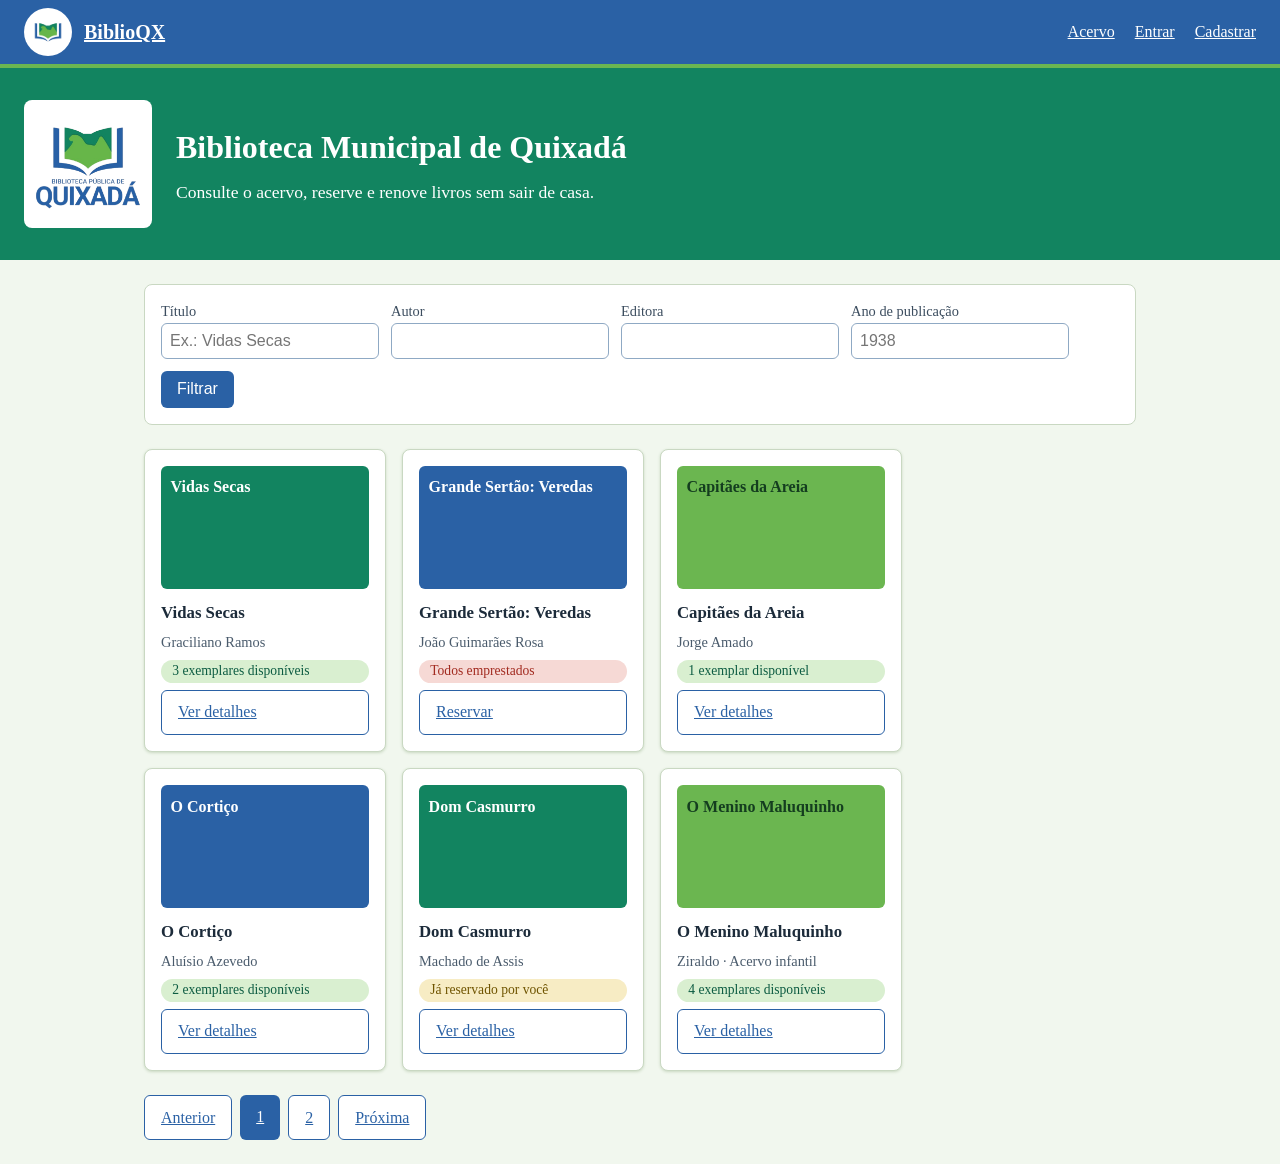
<file: index.html>
<!DOCTYPE html>
<html lang="pt-BR">
  <head>
    <meta charset="UTF-8" />
    <meta name="viewport" content="width=device-width, initial-scale=1.0" />
    <title>Acervo | BiblioQX</title>
    <link rel="stylesheet" href="style.css" />
  </head>

  <body>
    <div class="topo">
      <a class="marca" href="index.html">
        <img src="/img/logo-simbolo.png" alt="Logo da Biblioteca de Quixadá" />
        <span>BiblioQX</span>
      </a>

      <nav>
        <a href="index.html">Acervo</a>
        <a href="login.html">Entrar</a>
        <a href="cadastro.html">Cadastrar</a>
      </nav>
    </div>

    <div class="capa">
      <img src="/img/logo-completo.png" alt="Biblioteca Pública de Quixadá" />
      <div>
        <h1>Biblioteca Municipal de Quixadá</h1>
        <p>Consulte o acervo, reserve e renove livros sem sair de casa.</p>
      </div>
    </div>

    <div class="linha">
      <main>
        <form class="filtros">
          <div class="campo">
            <label for="titulo">Título</label>
            <input type="text" id="titulo" placeholder="Ex.: Vidas Secas" />
          </div>

          <div class="campo">
            <label for="autor">Autor</label>
            <input type="text" id="autor" />
          </div>

          <div class="campo">
            <label for="editora">Editora</label>
            <input type="text" id="editora" />
          </div>

          <div class="campo">
            <label for="ano">Ano de publicação</label>
            <input type="text" id="ano" placeholder="1938" />
          </div>

          <button type="submit">Filtrar</button>
        </form>

        <div class="acervo">
          <article class="livro">
            <div class="capa-livro">Vidas Secas</div>
            <h3>Vidas Secas</h3>
            <p>Graciliano Ramos</p>
            <span class="tag">3 exemplares disponíveis</span>
            <a class="botao botao-claro" href="login.html">Ver detalhes</a>
          </article>

          <article class="livro">
            <div class="capa-livro c2">Grande Sertão: Veredas</div>
            <h3>Grande Sertão: Veredas</h3>
            <p>João Guimarães Rosa</p>
            <span class="tag tag-vermelha">Todos emprestados</span>
            <a class="botao botao-claro" href="login.html">Reservar</a>
          </article>

          <article class="livro">
            <div class="capa-livro c3">Capitães da Areia</div>
            <h3>Capitães da Areia</h3>
            <p>Jorge Amado</p>
            <span class="tag">1 exemplar disponível</span>
            <a class="botao botao-claro" href="login.html">Ver detalhes</a>
          </article>

          <article class="livro">
            <div class="capa-livro c2">O Cortiço</div>
            <h3>O Cortiço</h3>
            <p>Aluísio Azevedo</p>
            <span class="tag">2 exemplares disponíveis</span>
            <a class="botao botao-claro" href="login.html">Ver detalhes</a>
          </article>

          <article class="livro">
            <div class="capa-livro">Dom Casmurro</div>
            <h3>Dom Casmurro</h3>
            <p>Machado de Assis</p>
            <span class="tag tag-amarela">Já reservado por você</span>
            <a class="botao botao-claro" href="login.html">Ver detalhes</a>
          </article>

          <article class="livro">
            <div class="capa-livro c3">O Menino Maluquinho</div>
            <h3>O Menino Maluquinho</h3>
            <p>Ziraldo · Acervo infantil</p>
            <span class="tag">4 exemplares disponíveis</span>
            <a class="botao botao-claro" href="login.html">Ver detalhes</a>
          </article>
        </div>

        <nav class="paginacao">
          <a class="botao botao-claro" href="#">Anterior</a>
          <a class="botao" href="#">1</a>
          <a class="botao botao-claro" href="#">2</a>
          <a class="botao botao-claro" href="#">Próxima</a>
        </nav>
      </main>
    </div>
  </body>
</html>
</file>
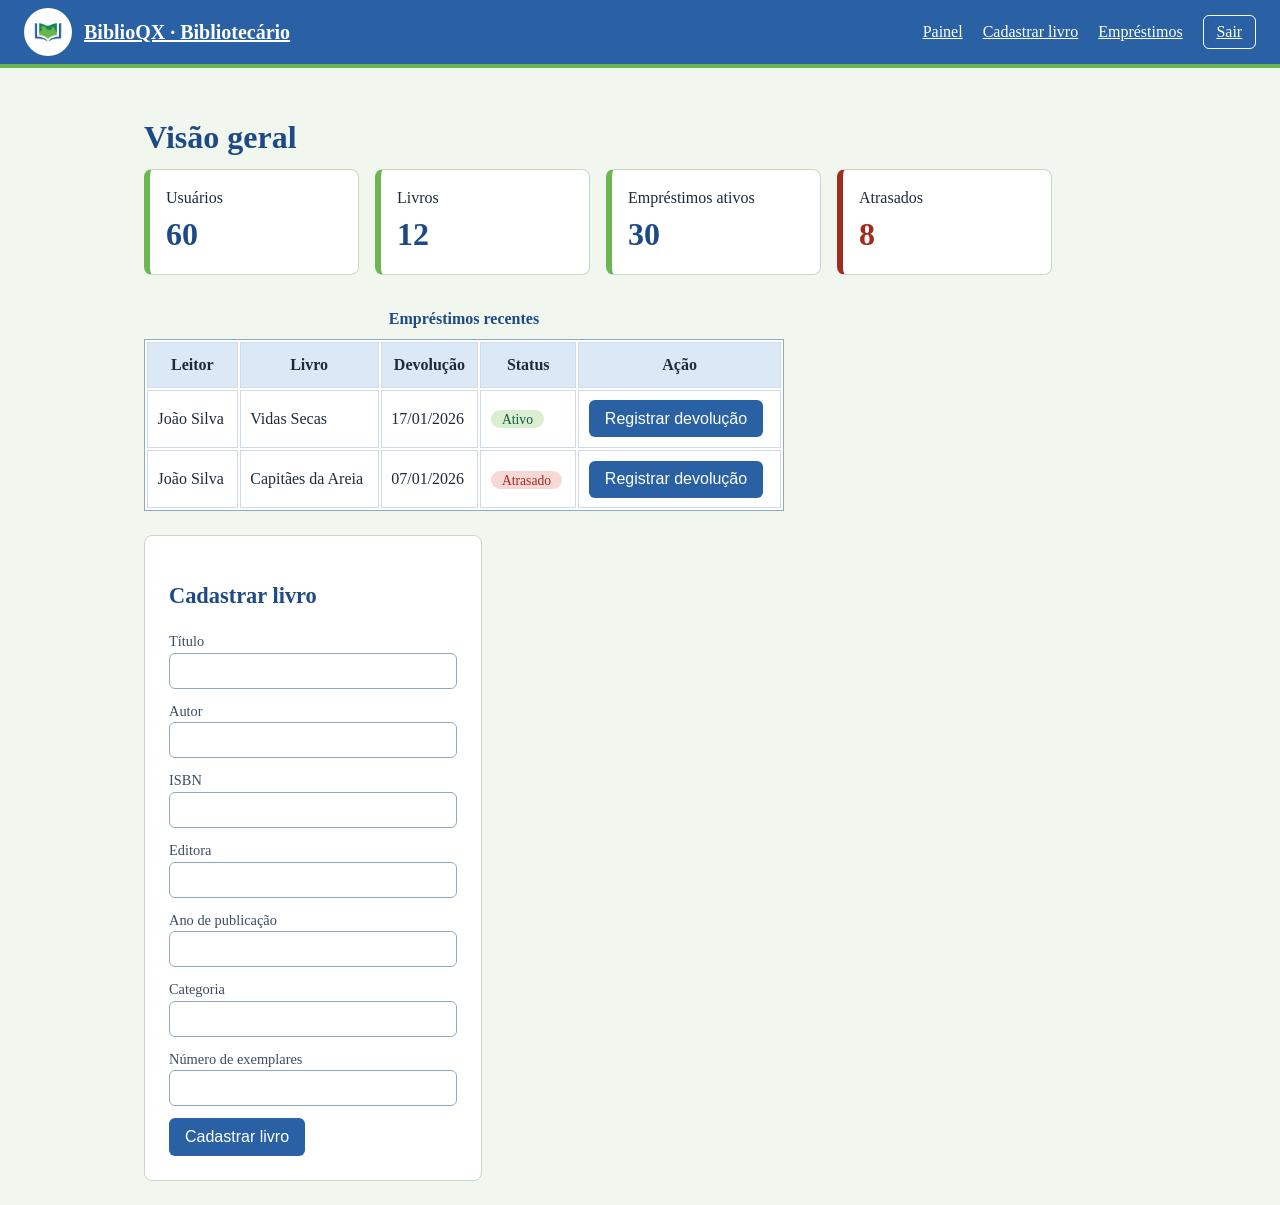
<file: admin.html>
<!DOCTYPE html>
<html lang="pt-BR">
<head>
  <meta charset="UTF-8" />
  <meta name="viewport" content="width=device-width, initial-scale=1.0" />
  <title>Painel | BiblioQX</title>
  <link rel="stylesheet" href="style.css" />
</head>

  <body>
    <div class="topo">
      <a class="marca" href="admin.html">
        <img src="/img/logo-simbolo.png" alt="Logo da Biblioteca de Quixadá" />
        <span>BiblioQX · Bibliotecário</span>
      </a>

      <nav>
        <a href="admin.html">Painel</a>
        <a href="#cadastro">Cadastrar livro</a>
        <a href="#emprestimos">Empréstimos</a>
        <a class="sair" href="login.html">Sair</a>
      </nav>
    </div>

    <div class="linha">
      <main>
        <h1>Visão geral</h1>

        <div class="numeros">
          <div class="numero">
            <span>Usuários</span>
            <p>60</p>
          </div>
          <div class="numero">
            <span>Livros</span>
            <p>12</p>
          </div>
          <div class="numero">
            <span>Empréstimos ativos</span>
            <p>30</p>
          </div>
          <div class="numero atraso">
            <span>Atrasados</span>
            <p>8</p>
          </div>
        </div>

        <div class="duas">
          <section class="tabela" id="emprestimos">
            <table>
              <caption>Empréstimos recentes</caption>
              <tr>
                <th>Leitor</th>
                <th>Livro</th>
                <th>Devolução</th>
                <th>Status</th>
                <th>Ação</th>
              </tr>
              <tr>
                <td>João Silva</td>
                <td>Vidas Secas</td>
                <td>17/01/2026</td>
                <td><span class="tag">Ativo</span></td>
                <td><button>Registrar devolução</button></td>
              </tr>
              <tr>
                <td>João Silva</td>
                <td>Capitães da Areia</td>
                <td>07/01/2026</td>
                <td><span class="tag tag-vermelha">Atrasado</span></td>
                <td><button>Registrar devolução</button></td>
              </tr>
            </table>
          </section>

          <section class="cartao" id="cadastro">
            <h2>Cadastrar livro</h2>

            <form>
              <div class="campo">
                <label for="t">Título</label>
                <input type="text" id="t" required />
              </div>
              <div class="campo">
                <label for="a">Autor</label>
                <input type="text" id="a" required />
              </div>
              <div class="campo">
                <label for="i">ISBN</label>
                <input type="text" id="i" />
              </div>
              <div class="campo">
                <label for="e">Editora</label>
                <input type="text" id="e" required />
              </div>
              <div class="campo">
                <label for="y">Ano de publicação</label>
                <input type="text" id="y" required />
              </div>
              <div class="campo">
                <label for="c">Categoria</label>
                <input type="text" id="c" required />
              </div>
              <div class="campo">
                <label for="n">Número de exemplares</label>
                <input type="text" id="n" required />
              </div>
              <button type="submit">Cadastrar livro</button>
            </form>
          </section>
        </div>
      </main>
    </div>
  </body>
</html>
</file>
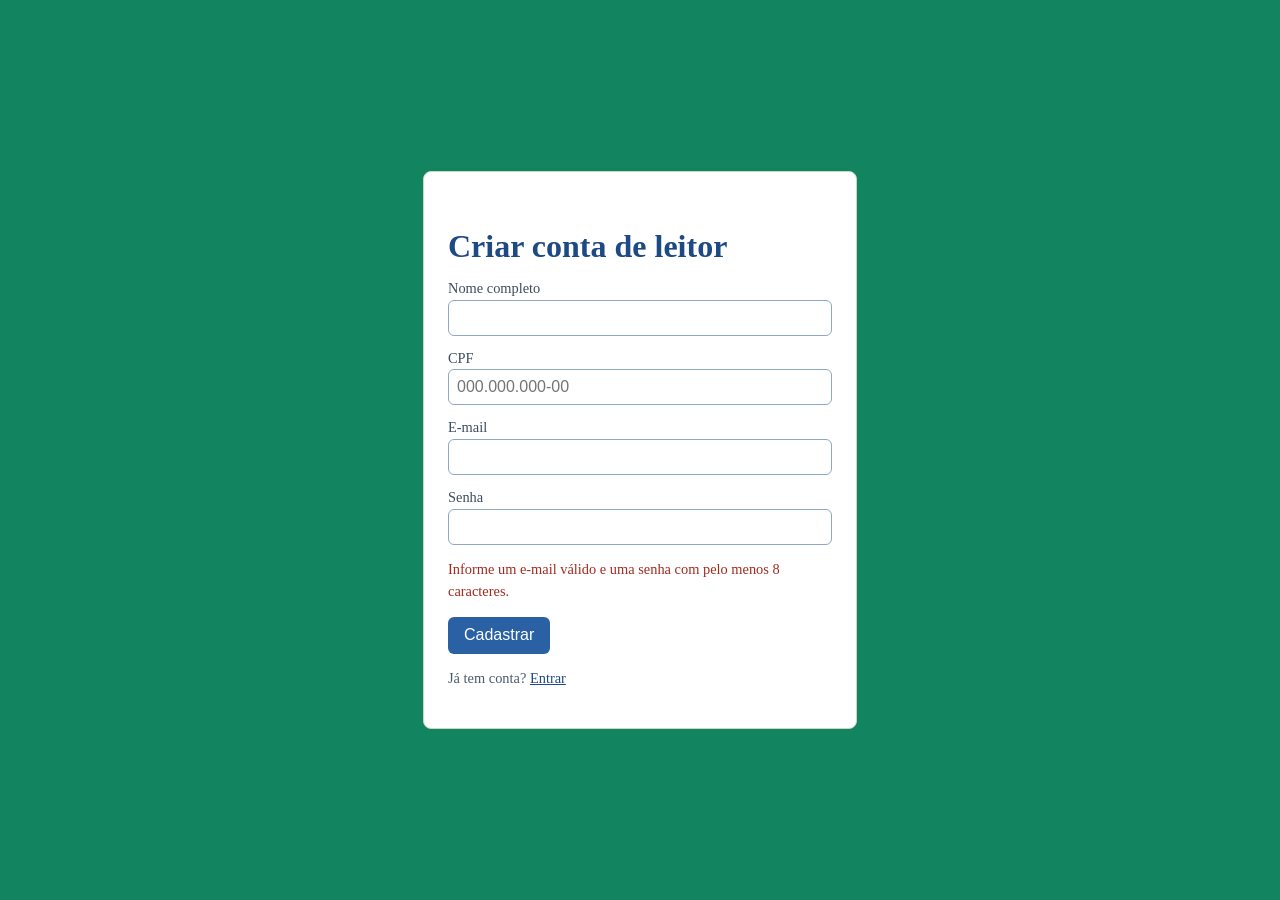
<file: cadastro.html>
<!DOCTYPE html>
<html lang="pt-BR">
<head>
    <meta charset="UTF-8" />
    <meta name="viewport" content="width=device-width, initial-scale=1.0" />
    <title>Cadastro | BiblioQX</title>
    <link rel="stylesheet" href="style.css" />
</head>

<body>
    <div class="entrada">
      <section class="cartao">
        <h1>Criar conta de leitor</h1>

        <form>
          <div class="campo">
            <label for="nome">Nome completo</label>
            <input type="text" id="nome" required />
          </div>

          <div class="campo">
            <label for="cpf">CPF</label>
            <input type="text" id="cpf" placeholder="000.000.000-00" required />
          </div>

          <div class="campo">
            <label for="email">E-mail</label>
            <input type="email" id="email" required />
          </div>

          <div class="campo">
            <label for="senha">Senha</label>
            <input type="password" id="senha" required />
          </div>

          <p class="erro">Informe um e-mail válido e uma senha com pelo menos 8 caracteres.</p>
          <button type="submit">Cadastrar</button>
        </form>

        <p class="apoio">Já tem conta? <a href="login.html">Entrar</a></p>
      </section>
    </div>
</body>
</html>
</file>
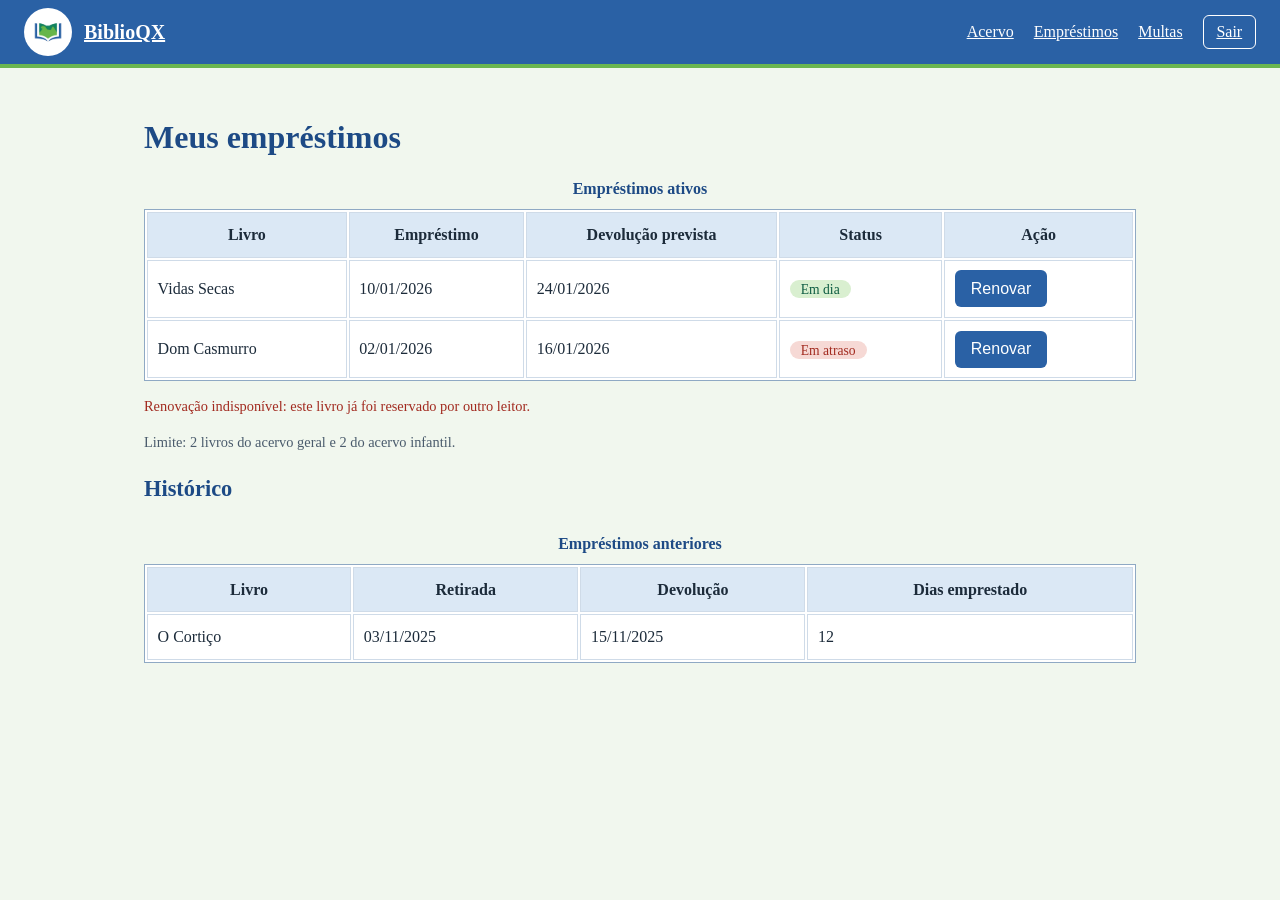
<file: emprestimos.html>
<!DOCTYPE html>
<html lang="pt-BR">
  <head>
    <meta charset="UTF-8" />
    <meta name="viewport" content="width=device-width, initial-scale=1.0" />
    <title>Empréstimos | BiblioQX</title>
    <link rel="stylesheet" href="style.css" />
  </head>

  <body>
    <div class="topo">
      <a class="marca" href="index.html">
        <img src="/img/logo-simbolo.png" alt="Logo da Biblioteca de Quixadá" />
        <span>BiblioQX</span>
      </a>

      <nav>
        <a href="index.html">Acervo</a>
        <a href="emprestimos.html">Empréstimos</a>
        <a href="multas.html">Multas</a>
        <a class="sair" href="login.html">Sair</a>
      </nav>
    </div>

    <div class="linha">
      <main>
        <h1>Meus empréstimos</h1>

        <table>
          <caption>Empréstimos ativos</caption>
          <tr>
            <th>Livro</th>
            <th>Empréstimo</th>
            <th>Devolução prevista</th>
            <th>Status</th>
            <th>Ação</th>
          </tr>
          <tr>
            <td>Vidas Secas</td>
            <td>10/01/2026</td>
            <td>24/01/2026</td>
            <td><span class="tag">Em dia</span></td>
            <td><button>Renovar</button></td>
          </tr>
          <tr>
            <td>Dom Casmurro</td>
            <td>02/01/2026</td>
            <td>16/01/2026</td>
            <td><span class="tag tag-vermelha">Em atraso</span></td>
            <td><button>Renovar</button></td>
          </tr>
        </table>

        <p class="erro">Renovação indisponível: este livro já foi reservado por outro leitor.</p>
        <p class="apoio">Limite: 2 livros do acervo geral e 2 do acervo infantil.</p>

        <h2>Histórico</h2>

        <table>
          <caption>Empréstimos anteriores</caption>
          <tr>
            <th>Livro</th>
            <th>Retirada</th>
            <th>Devolução</th>
            <th>Dias emprestado</th>
          </tr>
          <tr>
            <td>O Cortiço</td>
            <td>03/11/2025</td>
            <td>15/11/2025</td>
            <td>12</td>
          </tr>
        </table>
      </main>
    </div>
  </body>
</html>
</file>
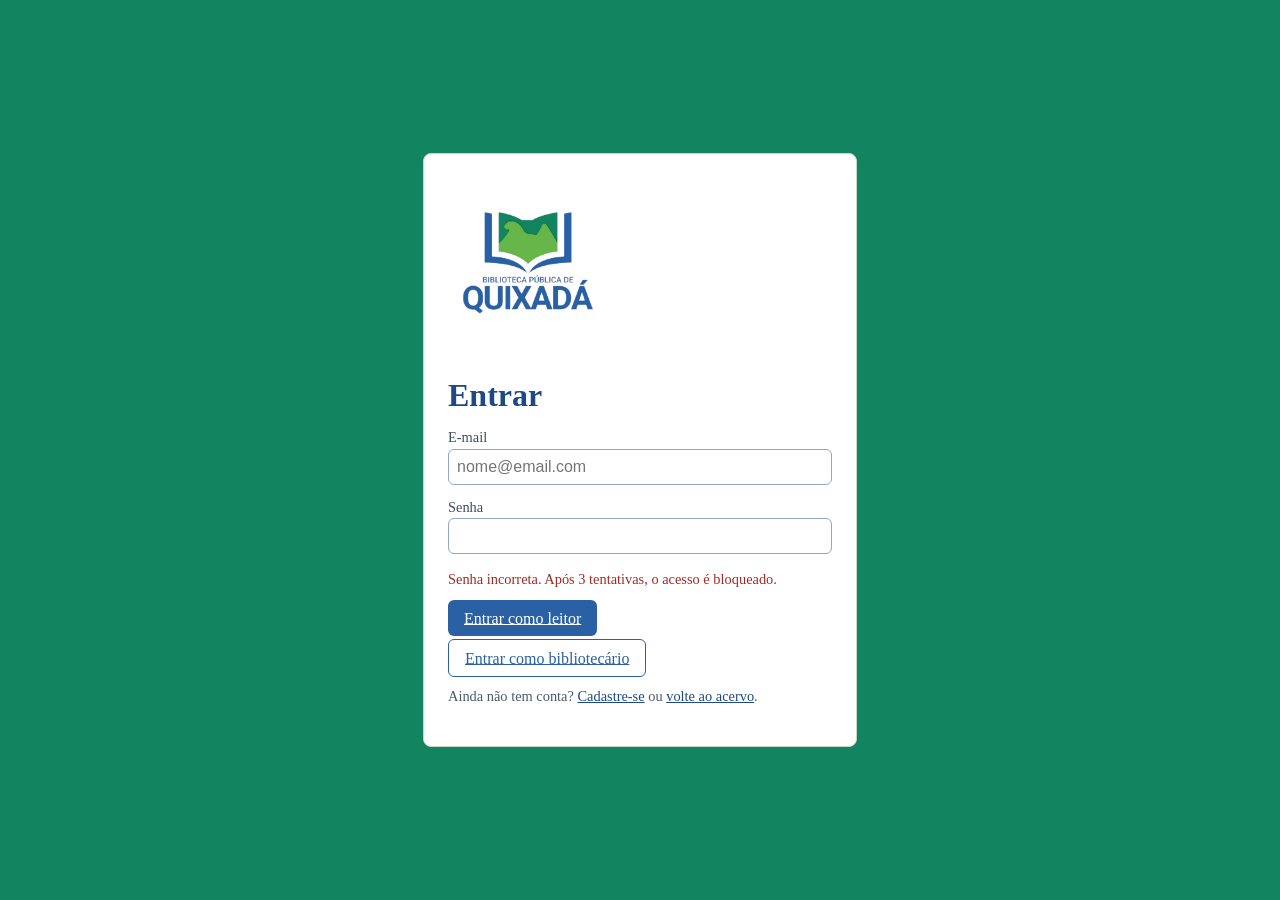
<file: login.html>
<!DOCTYPE html>
<html lang="pt-BR">
  <head>
    <meta charset="UTF-8" />
    <meta name="viewport" content="width=device-width, initial-scale=1.0" />
    <title>Entrar | BiblioQX</title>
    <link rel="stylesheet" href="style.css" />
  </head>

  <body>
    <div class="entrada">
      <section class="cartao">
        <img src="/img/logo-completo.png" alt="Biblioteca Pública de Quixadá" />
        <h1>Entrar</h1>

        <form>
          <div class="campo">
            <label for="email">E-mail</label>
            <input type="email" id="email" placeholder="nome@email.com" required />
          </div>

          <div class="campo">
            <label for="senha">Senha</label>
            <input type="password" id="senha" required />
          </div>

          <p class="erro">Senha incorreta. Após 3 tentativas, o acesso é bloqueado.</p>

          <p>
            <a class="botao" href="emprestimos.html">Entrar como leitor</a>
          </p>
          <p>
            <a class="botao botao-claro" href="admin.html">Entrar como bibliotecário</a>
          </p>
        </form>

        <p class="apoio">
          Ainda não tem conta? <a href="cadastro.html">Cadastre-se</a> ou
          <a href="index.html">volte ao acervo</a>.
        </p>
      </section>
    </div>
  </body>
</html>
</file>
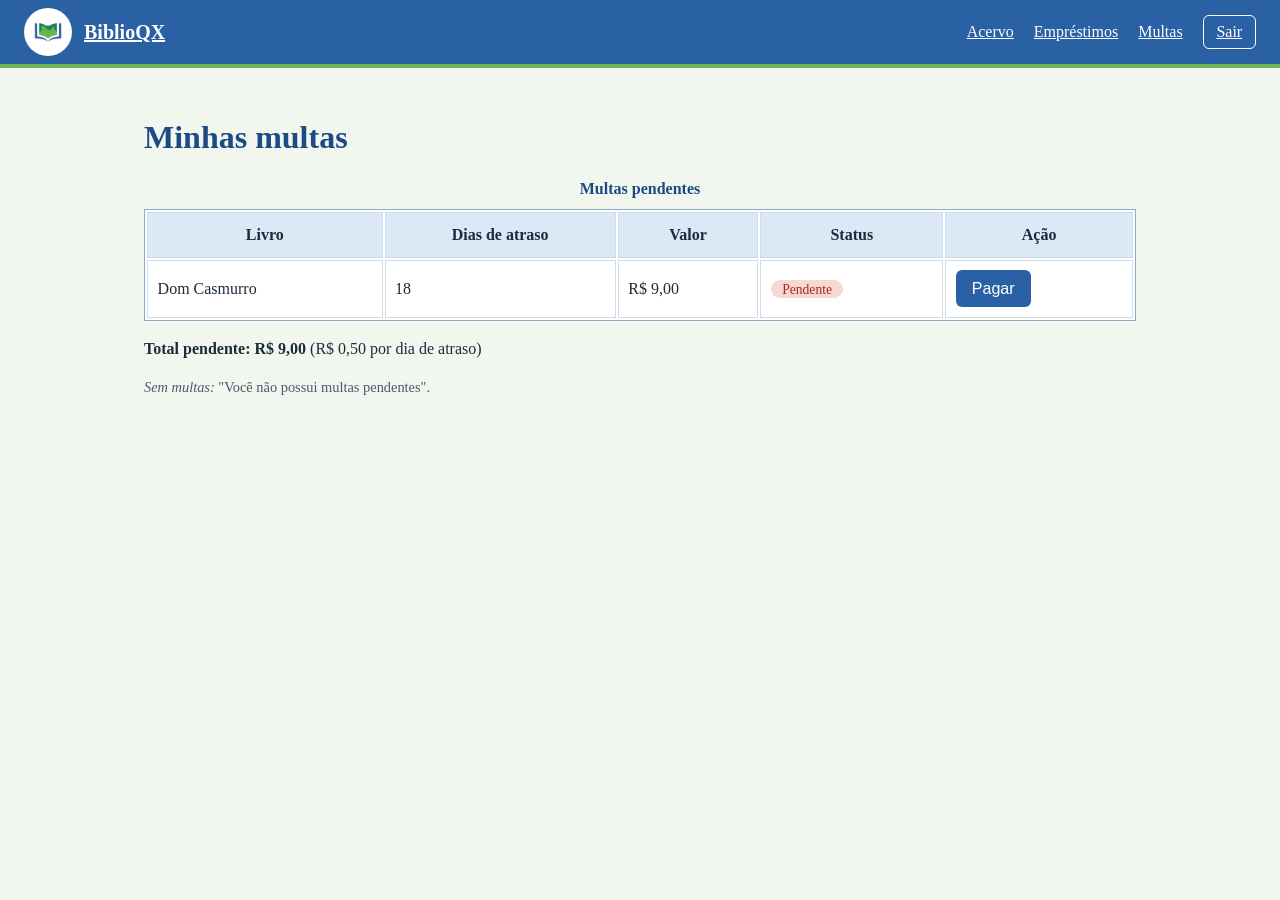
<file: multas.html>
<!DOCTYPE html>
<html lang="pt-BR">
  <head>
    <meta charset="UTF-8" />
    <meta name="viewport" content="width=device-width, initial-scale=1.0" />
    <title>Multas | BiblioQX</title>
    <link rel="stylesheet" href="style.css" />
  </head>

  <body>
    <div class="topo">
      <a class="marca" href="index.html">
        <img src="/img/logo-simbolo.png" alt="Logo da Biblioteca de Quixadá" />
        <span>BiblioQX</span>
      </a>

      <nav>
        <a href="index.html">Acervo</a>
        <a href="emprestimos.html">Empréstimos</a>
        <a href="multas.html">Multas</a>
        <a class="sair" href="login.html">Sair</a>
      </nav>
    </div>

    <div class="linha">
      <main>
        <h1>Minhas multas</h1>

        <table>
          <caption>Multas pendentes</caption>
          <tr>
            <th>Livro</th>
            <th>Dias de atraso</th>
            <th>Valor</th>
            <th>Status</th>
            <th>Ação</th>
          </tr>
          <tr>
            <td>Dom Casmurro</td>
            <td>18</td>
            <td>R$ 9,00</td>
            <td><span class="tag tag-vermelha">Pendente</span></td>
            <td><button>Pagar</button></td>
          </tr>
        </table>

        <p>
          <span class="negrito">Total pendente: R$ 9,00</span>
          (R$ 0,50 por dia de atraso)
        </p>
        <p class="apoio"><em>Sem multas:</em> "Você não possui multas pendentes".</p>
      </main>
    </div>
  </body>
</html>
</file>
<file: style.css>
html {
  font-size: 16px;
}

body {
  margin: 0;
  background-color: #f1f7ee;
  color: #1c2b3a;
  line-height: 1.5;
}

h1 {
  color: #1d4a85;
  font-size: 2rem;
  margin-bottom: 0.5rem;
}

h2 {
  color: #1d4a85;
  font-size: 1.4rem;
}

a {
  color: #1d4a85;
}

a:hover {
  color: #128460;
}

.topo {
  display: flex;
  flex-wrap: wrap;
  justify-content: space-between;
  align-items: center;
  gap: 1rem;
  padding: 0.5rem 1.5rem;
  background-color: #2a61a5;
  border-bottom: 4px solid #6bb650;
}

.marca {
  display: flex;
  align-items: center;
  gap: 0.75rem;
  color: white;
  font-size: 1.25rem;
  font-weight: bold;
}

.marca img {
  width: 3rem;
  height: 3rem;
  background-color: white;
  border-radius: 50%;
}

.topo nav {
  display: flex;
  flex-wrap: wrap;
  align-items: center;
  gap: 1.25rem;
}

.topo nav a {
  color: white;
}

.topo nav a:hover {
  color: #6bb650;
}

.topo nav .sair {
  border: 1px solid white;
  border-radius: 6px;
  padding: 0.25rem 0.8rem;
}

.capa {
  display: flex;
  flex-wrap: wrap;
  align-items: center;
  gap: 1.5rem;
  padding: 2rem 1.5rem;
  background-color: #128460;
  color: white;
}

.capa img {
  width: 8rem;
  background-color: white;
  border-radius: 8px;
}

.capa h1 {
  color: white;
  margin-top: 0;
}

.capa p {
  max-width: 32rem;
  margin: 0;
  font-size: 1.1rem;
}

.linha {
  display: flex;
  justify-content: center;
  padding: 1.5rem;
}

main {
  width: 100%;
  max-width: 62rem;
}

.filtros {
  display: flex;
  flex-wrap: wrap;
  align-items: flex-end;
  gap: 0.75rem;
  padding: 1rem;
  margin-bottom: 1.5rem;
  background-color: white;
  border: 1px solid #c9d8c2;
  border-radius: 8px;
}

.campo {
  display: flex;
  flex-direction: column;
  margin-bottom: 0.75rem;
}

.filtros .campo {
  margin-bottom: 0;
}

label {
  font-size: 0.9rem;
  color: #3c4d5f;
}

input {
  padding: 0.5rem;
  border: 1px solid #8fa9c4;
  border-radius: 6px;
  font-size: 1rem;
}

input:hover {
  border: 1px solid #128460;
}

button,
.botao {
  background-color: #2a61a5;
  color: white;
  border: 0;
  border-radius: 6px;
  padding: 0.6em 1em;
  font-size: 1rem;
}

button:hover,
.botao:hover {
  background-color: #128460;
  color: white;
}

.botao-claro {
  background-color: white;
  color: #2a61a5;
  border: 1px solid #2a61a5;
}

.botao-claro:hover {
  background-color: #6bb650;
  color: #143d1f;
  border: 1px solid #6bb650;
}

.acervo {
  display: flex;
  flex-wrap: wrap;
  gap: 1rem;
}

.livro {
  display: flex;
  flex-direction: column;
  gap: 0.4rem;
  width: 13rem;
  padding: 1rem;
  background-color: white;
  border: 1px solid #c9d8c2;
  border-radius: 8px;
  box-shadow: 0 1px 3px #c9d8c2;
}

.livro h3 {
  margin: 0.3rem 0 0;
  font-size: 1.05rem;
}

.livro p {
  margin: 0;
  font-size: 0.9rem;
  color: #4a5b6c;
}

.capa-livro {
  height: 6.5rem;
  padding: 0.6rem;
  border-radius: 6px;
  background-color: #128460;
  color: white;
  font-weight: bold;
}

.c2 {
  background-color: #2a61a5;
}

.c3 {
  background-color: #6bb650;
  color: #143d1f;
}

.tag {
  background-color: #d9efd0;
  color: #0d5c42;
  border-radius: 1rem;
  padding: 0.1rem 0.7rem;
  font-size: 0.85rem;
}

.tag-vermelha {
  background-color: #f6d9d5;
  color: #a22b20;
}

.tag-amarela {
  background-color: #f7ecc4;
  color: #6f5400;
}

.paginacao {
  display: flex;
  flex-wrap: wrap;
  gap: 0.5rem;
  margin-top: 1.5rem;
}

.cartao {
  padding: 1.5rem;
  background-color: white;
  border: 1px solid #c9d8c2;
  border-radius: 8px;
}

.entrada {
  min-height: 100vh;
  display: flex;
  justify-content: center;
  align-items: center;
  background-color: #128460;
}

.entrada .cartao {
  width: clamp(16rem, 80vw, 24rem);
}

.entrada img {
  width: 10rem;
}

.erro {
  color: #a22b20;
  font-size: 0.9rem;
}

.apoio {
  color: #4a5b6c;
  font-size: 0.9rem;
}

.negrito {
  font-weight: bold;
}

table {
  width: 100%;
  background-color: white;
  border: 1px solid #8fa9c4;
}

caption {
  padding: 0.5rem;
  font-weight: bold;
  color: #1d4a85;
}

th {
  background-color: #dbe8f5;
}

th,
td {
  padding: 0.6rem;
  border: 1px solid #cfdbe8;
}

.numeros {
  display: flex;
  flex-wrap: wrap;
  gap: 1rem;
  margin-bottom: 1.5rem;
}

.numero {
  width: 11rem;
  padding: 1rem;
  background-color: white;
  border: 1px solid #c9d8c2;
  border-left: 6px solid #6bb650;
  border-radius: 8px;
}

.numero p {
  margin: 0;
  font-size: 2rem;
  font-weight: bold;
  color: #1d4a85;
}

.atraso {
  border-left: 6px solid #a22b20;
}

.atraso p {
  color: #a22b20;
}

.duas {
  display: flex;
  flex-wrap: wrap;
  gap: 1.5rem;
}

.duas .tabela {
  width: 40rem;
  max-width: 100%;
}

.duas .cartao {
  width: 18rem;
}
</file>
